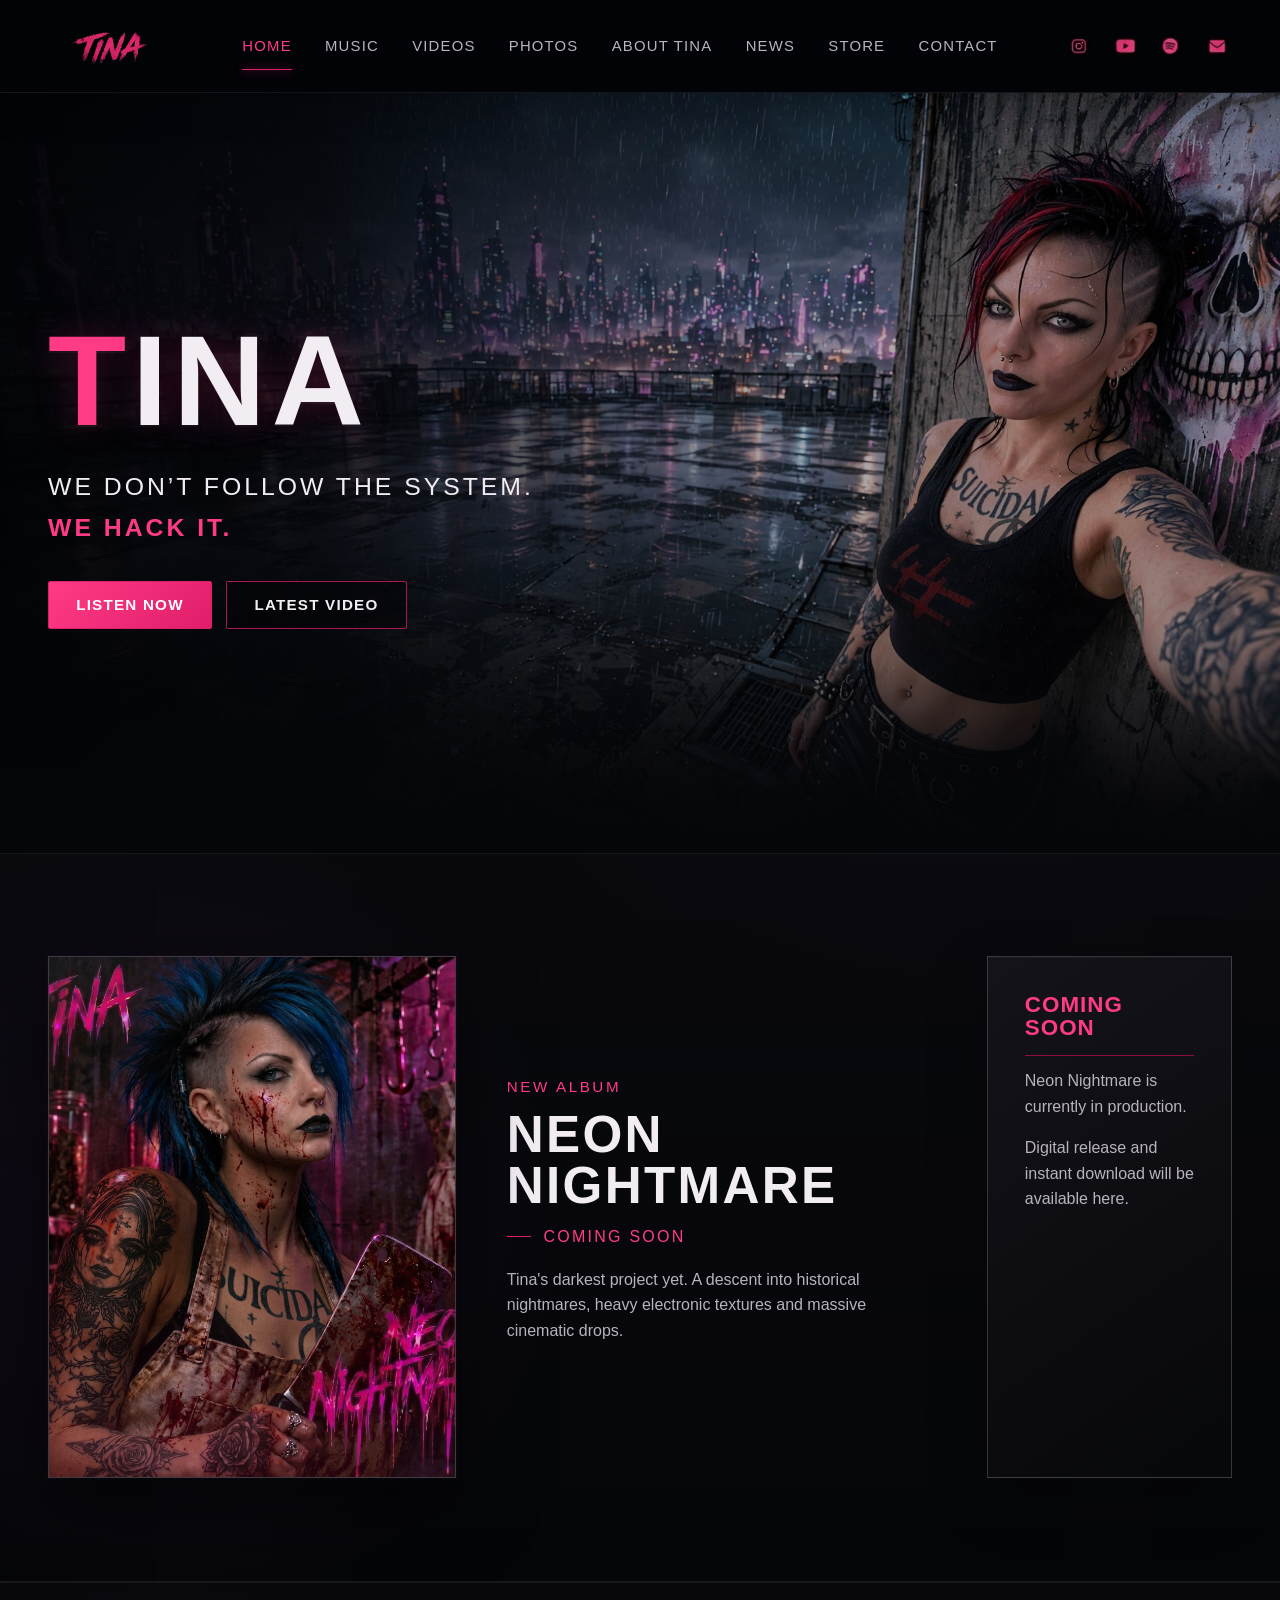
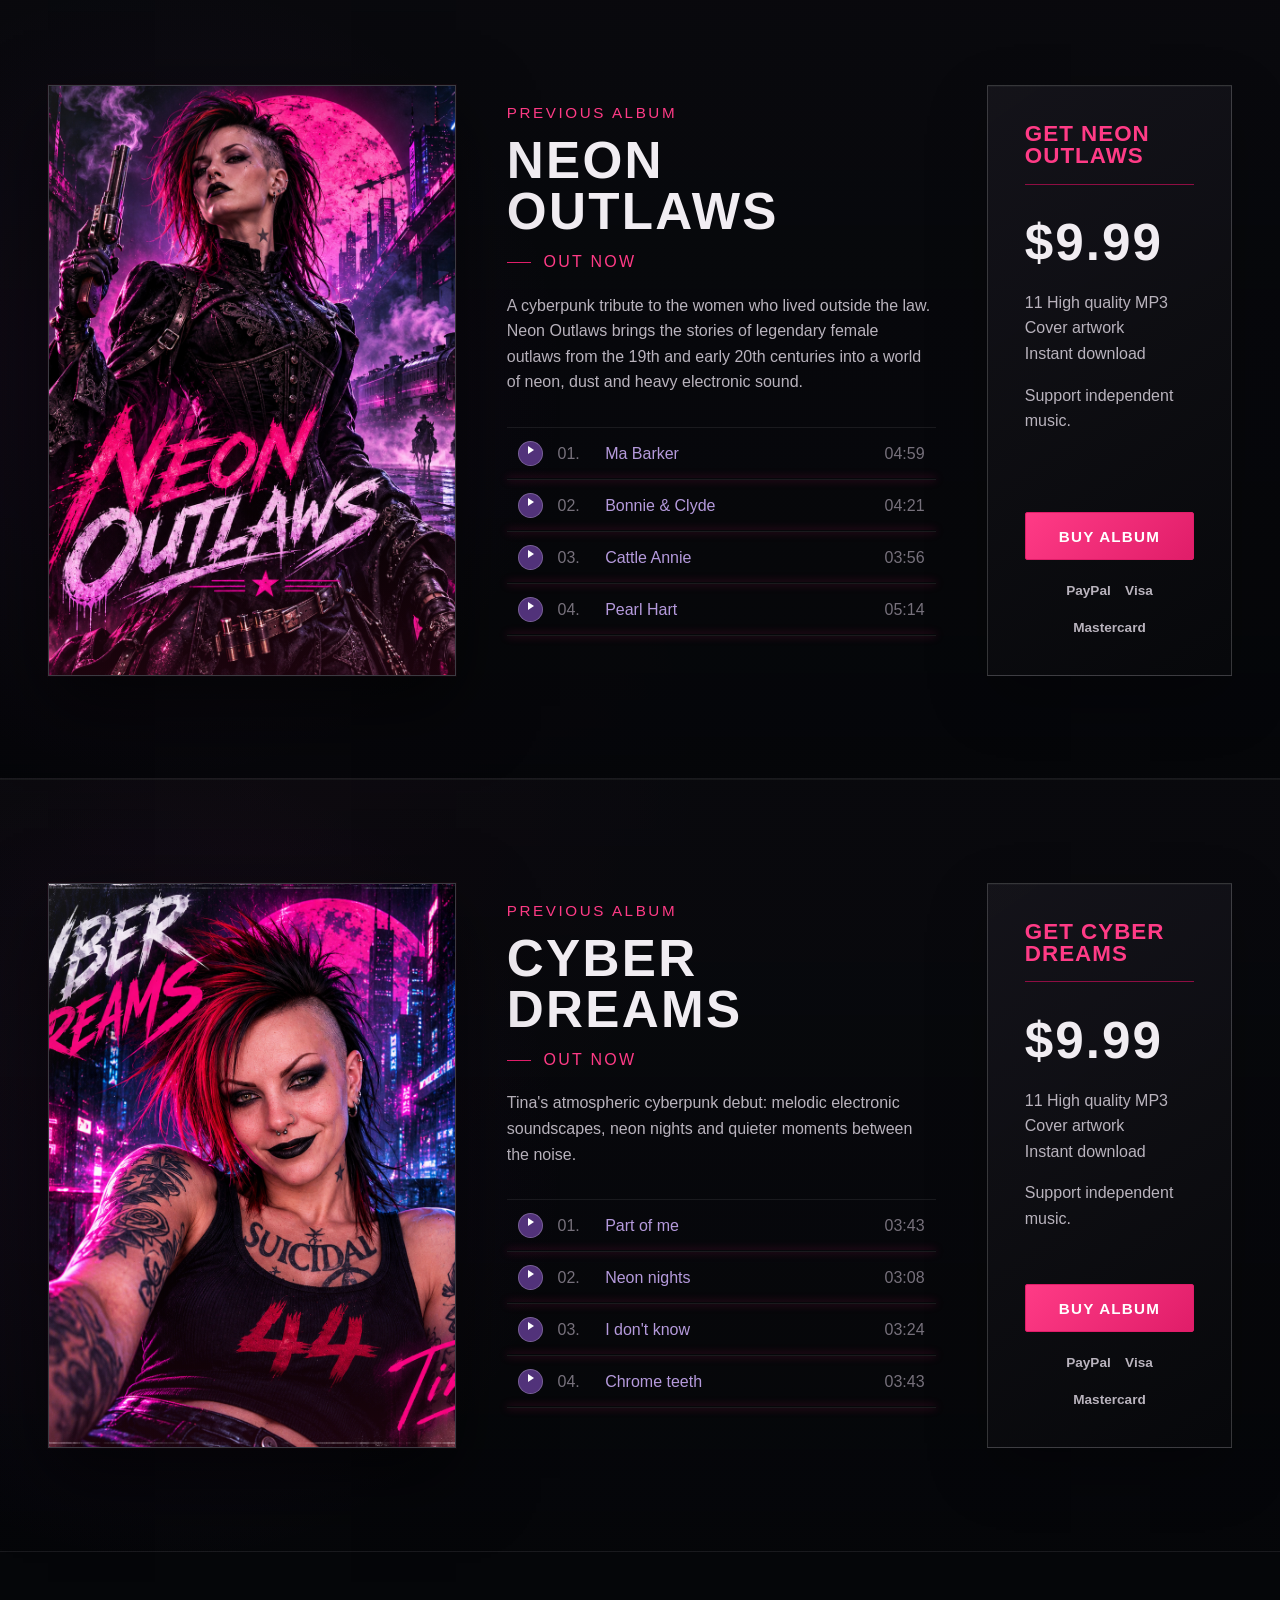
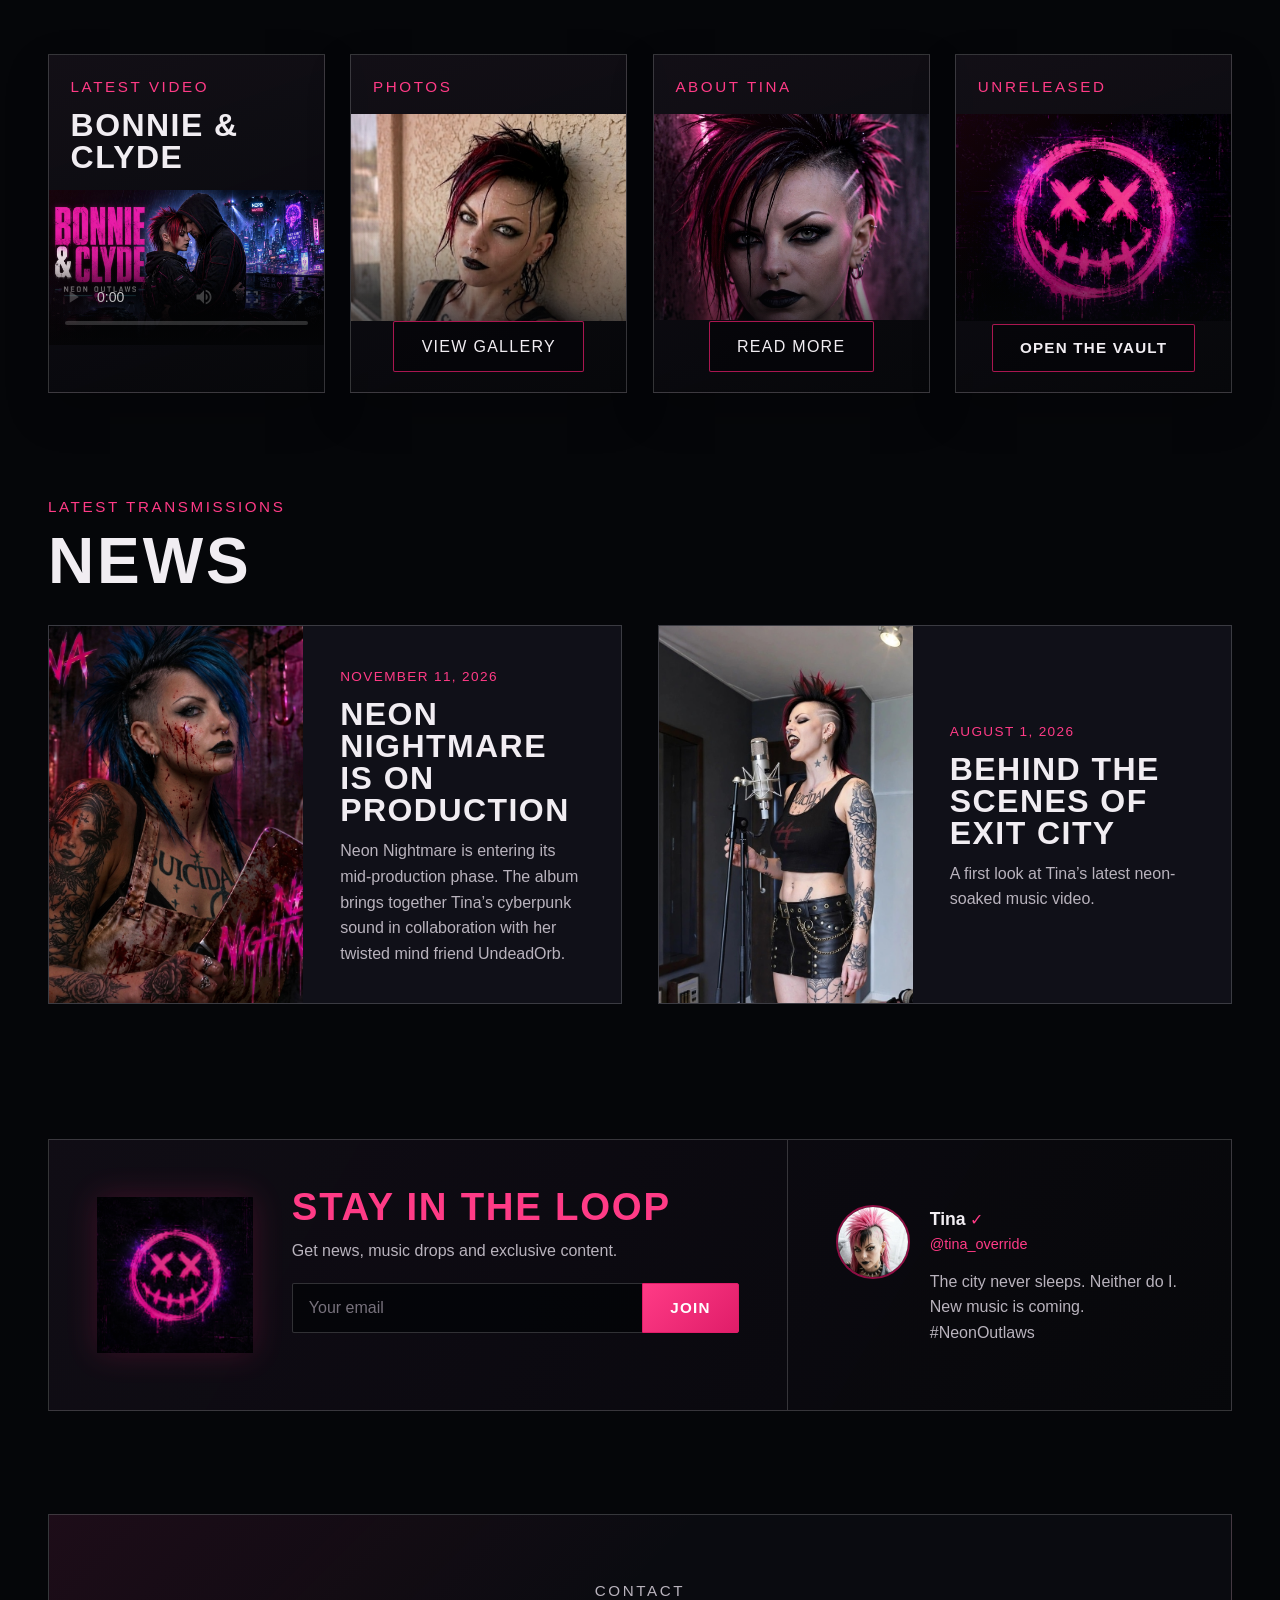
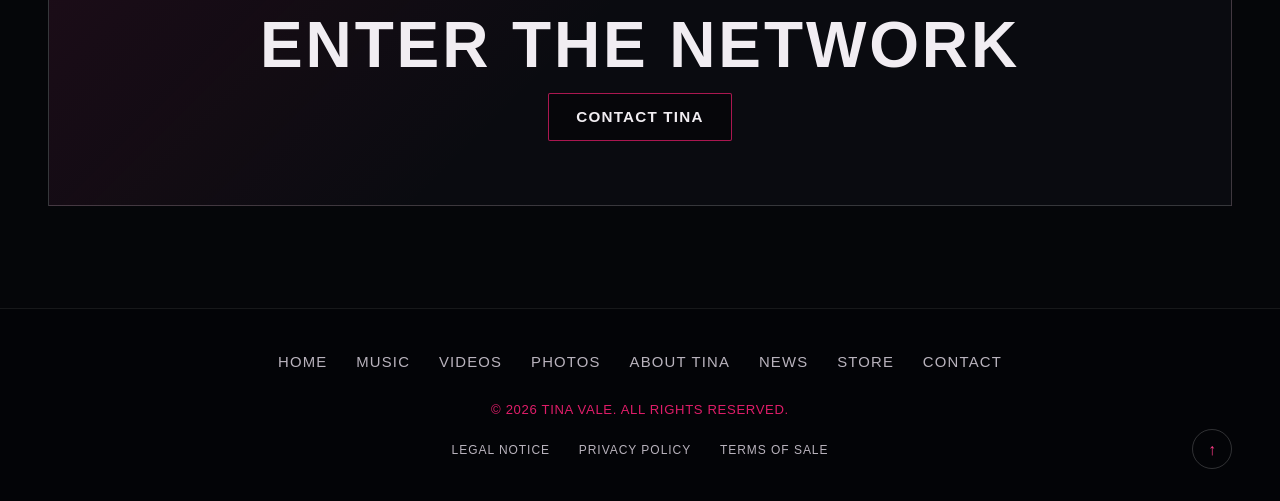
<file: index.html>
<!DOCTYPE html>
<html lang="en">
<head>
    <meta charset="UTF-8">
    <meta name="viewport" content="width=device-width, initial-scale=1.0">

    <title>Tina Vale</title>
    <meta
        name="description"
        content="Official website of Tina. Discover the cyberpunk album Neon Outlaws, music videos, photos, news and exclusive releases."
    >

    <link rel="icon" href="assets/images/favicon.png" type="image/png">
    <link rel="stylesheet" href="assets/css/style.css">

    <!-- Social sharing metadata -->
    <meta property="og:type" content="website">
    <meta property="og:title" content="Tina ">
    <meta
        property="og:description"
        content="Enter Tina's cyberpunk universe and discover the album Neon Outlaws."
    >
    <meta property="og:image" content="assets/images/social-preview.jpg">
    <meta property="og:url" content="https://example.com">

    <meta name="twitter:card" content="summary_large_image">
</head>

<body>
    <a class="skip-link" href="#main-content">Skip to main content</a>

    <header class="site-header" id="top">
        <div class="site-header__inner">
            <a class="site-logo" href="#home" aria-label="Tina — Home">
                <img
                    src="assets/images/logo-tina.png"
                    alt="Tina"
                    width="150"
                    height="70"
                >
            </a>

            <button
                class="navigation-toggle"
                type="button"
                aria-expanded="false"
                aria-controls="main-navigation"
                aria-label="Open navigation"
            >
                <span aria-hidden="true"></span>
                <span aria-hidden="true"></span>
                <span aria-hidden="true"></span>
            </button>

            <nav
                class="main-navigation"
                id="main-navigation"
                aria-label="Main navigation"
            >
                <ul class="main-navigation__list">
                    <li><a href="#home" aria-current="page">Home</a></li>
                    <li><a href="#music">Music</a></li>
                    <li><a href="#videos">Videos</a></li>
                    <li><a href="#photos">Photos</a></li>
                    <li><a href="#about">About Tina</a></li>
                    <li><a href="#news">News</a></li>
                    <li><a href="#store">Store</a></li>
                    <li><a href="#contact">Contact</a></li>
                </ul>
            </nav>

            <nav class="social-navigation" aria-label="Social media">
    <ul class="social-navigation__list">
        <li>
            <a
                href="https://www.instagram.com/tina_override/"
                aria-label="Instagram — @tina_override"
                target="_blank"
                rel="noopener noreferrer"
            >
                <img
                    src="assets/images/icons/instaTina.jpg"
                    alt=""
                    width="24"
                    height="24"
                >
            </a>
        </li>

        <li>
            <a
                href="https://www.youtube.com/@Tina-Vale666"
                aria-label="YouTube — @Tina-Vale666"
                target="_blank"
                rel="noopener noreferrer"
            >
                <img
                    src="assets/images/icons/youtubeTina.jpg"
                    alt=""
                    width="24"
                    height="24"
                >
            </a>
        </li>

        <li>
            <a
                href="#"
                aria-label="Spotify"
                target="_blank"
                rel="noopener noreferrer"
            >
                <img
                    src="assets/images/icons/spotifyTina.jpg"
                    alt=""
                    width="24"
                    height="24"
                >
            </a>
        </li>

  <li>
    <a href="mailto:xxtinavalexx@hotmail.com" aria-label="Contact Tina">
        <img
            src="assets/images/icons/emailTina.jpg"
            alt=""
            width="24"
            height="24"
        >
    </a>
</li>
    </ul>
</nav>
        </div>
    </header>

    <main id="main-content">
        <!-- Hero -->
        <section class="hero" id="home" aria-labelledby="hero-title">
            <div class="hero__media" aria-hidden="true">
                <picture>
                    <source
                        srcset="assets/images/hero-tina.png"
                        type="image/webp"
                    >
                    <img
                        src="assets/images/hero-tina.png"
                        alt=""
                        width="1920"
                        height="1080"
                    >
                </picture>
            </div>

            <div class="hero__content">
               

                <h1 class="hero__title" id="hero-title">
                    Tina
                </h1>

                <p class="hero__tagline">
                    We don’t follow the system.<br>
                    <strong>We hack it.</strong>
                </p>

                <div class="hero__actions">
                    <a class="button button--primary" href="#music">
                        Listen now
                    </a>

                    <a class="button button--secondary" href="#videos">
                        Latest video
                    </a>
                </div>
            </div>
        </section>

        <!-- Music / Discography -->
        <section class="album-section" id="music" aria-labelledby="album-title">
            <div class="album-section__inner">
                <figure class="album-cover">
                    <img
                        src="assets/images/NeonNightmareTina_Cover.jpg"
                        alt="Neon Nightmare album cover by Tina"
                        width="800"
                        height="800"
                    >
                </figure>

                <div class="album-details">
                    <p class="eyebrow">New album</p>
                    <h2 id="album-title">Neon Nightmare</h2>
                    <p class="album-details__status">Coming soon</p>

                    <p class="album-details__description">
                        Tina's darkest project yet. A descent into historical nightmares,
                        heavy electronic textures and massive cinematic drops.
                    </p>
                </div>

                <aside class="purchase-card" aria-labelledby="neon-nightmare-store-title">
                    <h3 id="neon-nightmare-store-title">Coming soon</h3>
                    <p>Neon Nightmare is currently in production.</p>
                    <p>Digital release and instant download will be available here.</p>
                </aside>
            </div>
        </section>

        <section class="album-section discography-album" aria-labelledby="neon-outlaws-title">
            <div class="album-section__inner">
                <figure class="album-cover">
                    <img
                        src="assets/images/Neon_outlaws_image.png"
                        alt="Neon Outlaws album cover by Tina"
                        width="800"
                        height="800"
                    >
                </figure>

                <div class="album-details">
                    <p class="eyebrow">Previous album</p>
                    <h2 id="neon-outlaws-title">Neon Outlaws</h2>
                    <p class="album-details__status">Out now</p>

                    <p class="album-details__description">
                        A cyberpunk tribute to the women who lived outside the law. Neon Outlaws brings the stories of legendary female outlaws from the 19th and early 20th centuries into a world of neon, dust and heavy electronic sound.
                    </p>

                    <ol class="track-list" aria-label="Featured Neon Outlaws tracks">
                        <li class="track" data-track-id="ma-barker">
                            <button class="track__play" type="button" aria-label="Play Ma Barker">Play</button>
                            <span class="track__number">01.</span>
                            <span class="track__title">Ma Barker</span>
                            <time class="track__duration">04:59</time>
                            <audio preload="none"><source src="assets/audio/Ma_official.mp3" type="audio/mpeg"></audio>
                        </li>
                        <li class="track" data-track-id="bonnie-and-clyde">
                            <button class="track__play" type="button" aria-label="Play Bonnie and Clyde">Play</button>
                            <span class="track__number">02.</span>
                            <span class="track__title">Bonnie &amp; Clyde</span>
                            <time class="track__duration">04:21</time>
                            <audio preload="none"><source src="assets/audio/bcofficial.mp3" type="audio/mpeg"></audio>
                        </li>
                        <li class="track" data-track-id="cattle_annie">
                            <button class="track__play" type="button" aria-label="Play Cattle Annie">Play</button>
                            <span class="track__number">03.</span>
                            <span class="track__title">Cattle Annie</span>
                            <time class="track__duration">03:56</time>
                            <audio preload="none"><source src="assets/audio/Annie.mp3" type="audio/mpeg"></audio>
                        </li>
                        <li class="track" data-track-id="pearl-hart">
                            <button class="track__play" type="button" aria-label="Play Pearl Hart">Play</button>
                            <span class="track__number">04.</span>
                            <span class="track__title">Pearl Hart</span>
                            <time class="track__duration">05:14</time>
                            <audio preload="none"><source src="assets/audio/Pearl_Hart_official.mp3" type="audio/mpeg"></audio>
                        </li>
                    </ol>
                </div>

                <aside class="purchase-card" id="store" aria-labelledby="neon-outlaws-store-title">
                    <h3 id="neon-outlaws-store-title">Get Neon Outlaws</h3>
                    <p class="purchase-card__price"><span class="visually-hidden">Price:</span>$9.99</p>
                    <p>11 High quality MP3<br>Cover artwork<br>Instant download</p>
                    <p>Support independent music.</p>
                    <button class="button button--primary purchase-button" type="button"
                        data-product-id="neon-outlaws-digital">Buy album</button>
                    <ul class="payment-methods" aria-label="Future accepted payment methods">
                        <li>PayPal</li><li>Visa</li><li>Mastercard</li>
                    </ul>
                </aside>
            </div>
        </section>

        <section class="album-section discography-album" aria-labelledby="cyber-dreams-title">
            <div class="album-section__inner">
                <figure class="album-cover">
                    <img
                        src="assets/images/cyberdreams.png"
                        alt="Cyber Dreams album cover by Tina"
                        width="800"
                        height="800"
                    >
                </figure>

                <div class="album-details">
                    <p class="eyebrow">Previous album</p>
                    <h2 id="cyber-dreams-title">Cyber Dreams</h2>
                    <p class="album-details__status">Out now</p>

                    <p class="album-details__description">
                        Tina's atmospheric cyberpunk debut: melodic electronic soundscapes,
                        neon nights and quieter moments between the noise.
                    </p>

                    <ol class="track-list" aria-label="Featured Cyber Dreams tracks">
                        <li class="track" data-track-id="cyber-dreams-track-1">
                            <button class="track__play" type="button" aria-label="Play Part of me">Play</button>
                            <span class="track__number">01.</span>
                            <span class="track__title">Part of me</span>
                            <time class="track__duration">03:43</time>
                            <audio preload="none"><source src="assets/audio/Part_of_me.mp3" type="audio/mpeg"></audio>
                        </li>
                        <li class="track" data-track-id="cyber-dreams-track-2">
                            <button class="track__play" type="button" aria-label="Play Neon nights">Play</button>
                            <span class="track__number">02.</span>
                            <span class="track__title">Neon nights</span>
                            <time class="track__duration">03:08</time>
                            <audio preload="none"><source src="assets/audio/Neon_nights.mp3" type="audio/mpeg"></audio>
                        </li>
                        <li class="track" data-track-id="cyber-dreams-track-3">
                            <button class="track__play" type="button" aria-label="Play I don't know">Play</button>
                            <span class="track__number">03.</span>
                            <span class="track__title">I don't know</span>
                            <time class="track__duration">03:24</time>
                            <audio preload="none"><source src="assets/audio/I_dont_know.mp3" type="audio/mpeg"></audio>
                        </li>
                        <li class="track" data-track-id="cyber-dreams-track-4">
                            <button class="track__play" type="button" aria-label="Play Chrome teeth">Play</button>
                            <span class="track__number">04.</span>
                            <span class="track__title">Chrome teeth</span>
                            <time class="track__duration">03:43</time>
                            <audio preload="none"><source src="assets/audio/Chrome_teeth.mp3" type="audio/mpeg"></audio>
                        </li>
                    </ol>
                </div>

                <aside class="purchase-card" aria-labelledby="cyber-dreams-store-title">
                    <h3 id="cyber-dreams-store-title">Get Cyber Dreams</h3>
                    <p class="purchase-card__price"><span class="visually-hidden">Price:</span>$9.99</p>
                    <p>11 High quality MP3<br>Cover artwork<br>Instant download</p>
                    <p>Support independent music.</p>
                    <button class="button button--primary purchase-button" type="button"
                        data-product-id="cyber-dreams-digital">Buy album</button>
                    <ul class="payment-methods" aria-label="Future accepted payment methods">
                        <li>PayPal</li><li>Visa</li><li>Mastercard</li>
                    </ul>
                </aside>
            </div>
        </section>

        <!-- Featured content -->
        <section
            class="featured-content"
            aria-labelledby="featured-content-title"
        >
            <h2 class="visually-hidden" id="featured-content-title">
                Discover Tina
            </h2>

            <div class="card-grid">
               <article class="content-card content-card--video" id="videos">
    <p class="eyebrow">Latest video</p>
    <h3>Bonnie & Clyde</h3>

    <div class="content-card__media local-video">
        <video
            controls
            preload="metadata"
            poster="assets/images/Bonnie_clyde.jpg"
        >
          
                <source src="https://cdn.jumpshare.com/preview/OT08duRthA_0AL9iwbDsxbWtut7c-Fd1zvTrK1BocKAXL4SKARrsG3Wi8PfBSkWRRkHnK6tKoReu9NgMCwh_z0liXMwqwCZIfydvUmoymjpUQ26DtCK7QsoeK7U5PfH4PNhnmaOxspzbrKyayM7TUXij_tnfEaukEkHZNO2k4w0-4h3unfsVFOq8J.mp4">
               
        
            Your browser does not support HTML5 video.
        </video>
    </div>
</article>

                <article class="content-card" id="photos">
                    <p class="eyebrow">Photos</p>
                    <h3 class="visually-hidden">Photo gallery</h3>

                    <button class="content-card__media gallery-trigger" type="button" aria-haspopup="dialog" aria-controls="photo-gallery-modal">
                        <img
                            src="assets/images/gallery/gallery-01.jpg"
                            alt="Tina — After a recording session"
                            width="800"
                            height="600"
                            loading="lazy"
                        >
                    </button>

                    <button class="button button--secondary gallery-trigger" type="button" aria-haspopup="dialog" aria-controls="photo-gallery-modal">
                        View gallery
                    </button>
                </article>

                <article class="content-card" id="about">
                    <p class="eyebrow">About Tina</p>
                    <h3 class="visually-hidden">Tina's story</h3>

                    <button class="content-card__media about-trigger" type="button" aria-haspopup="dialog" aria-controls="about-tina-modal">
                        <img
                            src="assets/images/cyberpunk_portrait_neon.jpg"
                            alt="Portrait of Tina"
                            width="800"
                            height="600"
                            loading="lazy"
                        >
                    </button>

                    <button class="button button--secondary about-trigger" type="button" aria-haspopup="dialog" aria-controls="about-tina-modal">
                        Read more
                    </button>
                </article>

                <article class="content-card" id="unreleased">
                    <p class="eyebrow">Unreleased</p>
                    <h3 class="visually-hidden">Unreleased songs</h3>

                    <button
                        class="content-card__media unreleased-trigger"
                        type="button"
                        aria-haspopup="dialog"
                        aria-controls="unreleased-modal"
                    >
                        <img
                            src="assets/images/tina-symbol.png"
                            alt="Unreleased songs from Tina"
                            width="800"
                            height="600"
                            loading="lazy"
                        >
                    </button>

                    <button
                        class="button button--secondary unreleased-trigger"
                        type="button"
                        aria-haspopup="dialog"
                        aria-controls="unreleased-modal"
                    >
                        Open the vault
                    </button>
                </article>
            </div>
        </section>

        <!-- News -->
        <section class="news-section" id="news" aria-labelledby="news-title">
            <div class="section-heading">
                <p class="eyebrow">Latest transmissions</p>
                <h2 id="news-title">News</h2>
            </div>

            <div class="news-grid">
                <article class="news-card">
                    <button
                        class="news-card__trigger news-trigger"
                        type="button"
                        data-news-target="neon-outlaws"
                        aria-haspopup="dialog"
                        aria-controls="news-modal"
                    >
                        <img
                            src="assets/images/NeonNightmareTina_Cover.jpg"
                            alt=""
                            width="900"
                            height="600"
                            loading="lazy"
                        >

                        <div class="news-card__content">
                            <time datetime="2026-11-21">November 11, 2026</time>
                            <h3>Neon Nightmare is on production</h3>
                            <p>
                                 Neon Nightmare is entering its mid-production phase.
                                The album brings together Tina’s cyberpunk sound in collaboration with her twisted mind friend UndeadOrb.
                            </p>
                        </div>
                    </button>
                </article>

                <article class="news-card">
                    <button
                        class="news-card__trigger news-trigger"
                        type="button"
                        data-news-target="exit-city"
                        aria-haspopup="dialog"
                        aria-controls="news-modal"
                    >
                        <img
                            src="assets/images/Tina_sing.jpg"
                            alt=""
                            width="900"
                            height="600"
                            loading="lazy"
                        >

                        <div class="news-card__content">
                            <time datetime="2026-08-01">August 1, 2026</time>
                            <h3>Behind the scenes of Exit City</h3>
                            <p>
                                A first look at Tina’s latest neon-soaked
                                music video.
                            </p>
                        </div>
                    </button>
                </article>
            </div>
        </section>

        <!-- Newsletter and social post -->
        <section
            class="community-section"
            aria-labelledby="community-title"
        >
            <div class="newsletter">
                <img
                    class="newsletter__symbol"
                    src="assets/images/tina-symbol.png"
                    alt=""
                    width="220"
                    height="220"
                    loading="lazy"
                >

                <div class="newsletter__content">
                    <h2 id="community-title">Stay in the loop</h2>

                    <p>
                        Get news, music drops and exclusive content.
                    </p>

                    <form
                        class="newsletter-form"
                        action="#"
                        method="post"
                    >
                        <label class="visually-hidden" for="newsletter-email">
                            Email address
                        </label>

                        <input
                            id="newsletter-email"
                            name="email"
                            type="email"
                            autocomplete="email"
                            placeholder="Your email"
                            required
                        >

                        <button class="button button--primary" type="submit">
                            Join
                        </button>
                    </form>

                    <p class="form-message" aria-live="polite"></p>
                </div>
            </div>

            <article class="social-post" aria-label="Latest post from Tina">
    <img
        class="social-post__avatar"
        src="assets/images/gallery/gallery-05.jpg"
        alt=""
        width="120"
        height="120"
        loading="lazy"
    >

    <div class="social-post__content">
        <header>
            <strong>Tina</strong>
            <span aria-label="Official account">✓</span>
            <p>
    <a
        href="https://www.instagram.com/tina_override/"
        target="_blank"
        rel="noopener noreferrer"
    >
        @tina_override
    </a>
</p>
        </header>

        <p>
            The city never sleeps. Neither do I.<br>
            New music is coming.<br>
            <span class="social-hashtag">#NeonOutlaws</span>
        </p>
    </div>
</article>
        </section>

    <!-- Contact -->
<section class="contact-section" id="contact" aria-labelledby="contact-title">
    <div class="section-heading">
        <p class="eyebrow">Contact</p>
        <h2 id="contact-title">Enter the network</h2>
    </div>

    <a class="button button--secondary" href="mailto:xxtinavalexx@hotmail.com">
        Contact Tina
    </a>
</section>

        <div class="gallery-modal" id="photo-gallery-modal" role="dialog" aria-modal="true" aria-labelledby="gallery-modal-title" aria-hidden="true">
            <div class="gallery-modal__backdrop" data-gallery-close></div>
            <div class="gallery-modal__dialog">
                <header class="gallery-modal__header">
                    <div><p class="eyebrow">Photos</p><h2 id="gallery-modal-title">Tina Gallery</h2></div>
                    <button class="gallery-modal__close" type="button" aria-label="Close gallery" data-gallery-close>×</button>
                </header>
                <div class="gallery-viewer">
                    <button class="gallery-viewer__arrow gallery-viewer__arrow--previous" type="button" aria-label="Previous photo" data-gallery-previous>‹</button>
                    <figure class="gallery-viewer__figure">
                        <img class="gallery-viewer__image" src="assets/images/gallery/gallery-01.jpg" alt="Tina after a recording session" width="1400" height="900">
                        <figcaption class="gallery-viewer__caption"><span data-gallery-caption>Tina — After a recording session</span><span class="gallery-viewer__counter" data-gallery-counter>1 / 6</span></figcaption>
                    </figure>
                    <button class="gallery-viewer__arrow gallery-viewer__arrow--next" type="button" aria-label="Next photo" data-gallery-next>›</button>
                </div>
                <div class="gallery-thumbnails" aria-label="Choose a photo">
                    <button class="gallery-thumbnail is-active" type="button" data-gallery-index="0" aria-label="View photo 1" aria-current="true"><img src="assets/images/gallery/gallery-01.jpg" alt="Tina after a recording session" width="240" height="160" loading="lazy"></button>
                    <button class="gallery-thumbnail" type="button" data-gallery-index="1" aria-label="View photo 2"><img src="assets/images/gallery/gallery-02.jpg" alt="Tina is eating an ice cream in her friend's yard" width="240" height="160" loading="lazy"></button>
                    <button class="gallery-thumbnail" type="button" data-gallery-index="2" aria-label="View photo 3"><img src="assets/images/gallery/gallery-03.jpg" alt="Tina as a vampire" width="240" height="160" loading="lazy"></button>
                    <button class="gallery-thumbnail" type="button" data-gallery-index="3" aria-label="View photo 4"><img src="assets/images/gallery/gallery-04.jpg" alt="Tina nun cosplay" width="240" height="160" loading="lazy"></button>
                    <button class="gallery-thumbnail" type="button" data-gallery-index="4" aria-label="View photo 5"><img src="assets/images/gallery/gallery-05.jpg" alt="Tina younger" width="240" height="160" loading="lazy"></button>
                    <button class="gallery-thumbnail" type="button" data-gallery-index="5" aria-label="View photo 6"><img src="assets/images/gallery/gallery-06.jpg" alt="Tina watches TV" width="240" height="160" loading="lazy"></button>
                </div>
            </div>
        </div>





        <!-- Unreleased songs modal -->
        <div
            class="faq-modal"
            id="unreleased-modal"
            role="dialog"
            aria-modal="true"
            aria-labelledby="unreleased-modal-title"
            aria-hidden="true"
        >
            <div class="faq-modal__backdrop" data-unreleased-close></div>

            <div class="faq-modal__dialog">
                <header class="faq-modal__header">
                    <div>
                        <p class="eyebrow">From the vault</p>
                        <h2 id="unreleased-modal-title">Unreleased</h2>
                    </div>

                    <button
                        class="faq-modal__close"
                        type="button"
                        aria-label="Close unreleased songs"
                        data-unreleased-close
                    >
                        ×
                    </button>
                </header>

                <div class="faq-modal__content">
                    <div class="album-details" style="width: 100%;">
                        <p class="album-details__description">
                            Songs, experiments and forgotten tracks that never received
                            an official album release.
                        </p>

                        <ol class="track-list" aria-label="Unreleased Tina songs">
                            <!--
                                Add unreleased tracks here using the same structure
                                as the album tracks. Example:

                            <li class="track" data-track-id="unreleased-example">
                                <button
                                    class="track__play"
                                    type="button"
                                    aria-label="Play Example"
                                >
                                    Play
                                </button>
                                <span class="track__number">01.</span>
                                <span class="track__title">Example</span>
                                <time class="track__duration">00:00</time>
                                <audio preload="none">
                                    <source
                                        src="assets/audio/example.mp3"
                                        type="audio/mpeg"
                                    >
                                </audio>
                            </li>
                            -->
                        </ol>
                    </div>
                </div>
            </div>
        </div>


        <!-- News modal -->
        <div
            class="news-modal"
            id="news-modal"
            role="dialog"
            aria-modal="true"
            aria-labelledby="news-modal-title"
            aria-hidden="true"
        >
            <div class="news-modal__backdrop" data-news-close></div>

            <div class="news-modal__dialog">
                <header class="news-modal__header">
                    <div>
                        <p class="eyebrow">Latest transmission</p>
                        <h2 id="news-modal-title">News</h2>
                    </div>

                    <button
                        class="news-modal__close"
                        type="button"
                        aria-label="Close news"
                        data-news-close
                    >
                        ×
                    </button>
                </header>

                <div class="news-modal__content">
                    <article class="news-modal__article" data-news-article="neon-outlaws" hidden>
                        <figure class="news-modal__media">
                            <img
                                src="assets/images/NeonNightmareTina_Cover.jpg"
                                alt="NeonNightmareTina_Cover"
                                width="900"
                                height="900"
                                loading="lazy"
                            >
                        </figure>

                        <div class="news-modal__copy">
                            <time datetime="2026-11-12">November 11, 2026</time>
                            <h3>Neon Nightmare is in production</h3>
                            <p>
                                Neon Nightmare is entering its mid-production phase.
                                The album brings together Tina’s cyberpunk sound in collaboration with her twisted mind friend UndeadOrb.
                            </p>
                            <p>
                                Final mixes and visual work are now being prepared.
                                More details and release information will be shared
                                here as the project gets closer to launch.
                            </p>
                        </div>
                    </article>

                    <article class="news-modal__article" data-news-article="exit-city" hidden>
                        <figure class="news-modal__media">
                            <img
                                src="assets/images/Tina_sing.jpg"
                                alt="Tina during a recording session"
                                width="900"
                                height="900"
                                loading="lazy"
                            >
                        </figure>

                        <div class="news-modal__copy">
                            <time datetime="2026-08-01">August 1, 2026</time>
                            <h3>Behind the scenes of Exit City</h3>
                            <p>
                                A first look behind the scenes of Exit City, a
                                neon-soaked music video built around dark electronic
                                textures and a cinematic cyberpunk atmosphere.
                            </p>
                            <p>
                                More material from the project and future videos will
                                be added to the site as production continues.
                            </p>
                        </div>
                    </article>
                </div>
            </div>
        </div>

        <!-- About Tina / FAQ modal -->
        <div
            class="faq-modal"
            id="about-tina-modal"
            role="dialog"
            aria-modal="true"
            aria-labelledby="faq-modal-title"
            aria-hidden="true"
        >
            <div class="faq-modal__backdrop" data-faq-close></div>

            <div class="faq-modal__dialog">
                <header class="faq-modal__header">
                    <div>
                        <p class="eyebrow">About Tina</p>
                        <h2 id="faq-modal-title">Ask Tina</h2>
                    </div>

                    <button
                        class="faq-modal__close"
                        type="button"
                        aria-label="Close About Tina"
                        data-faq-close
                    >
                        ×
                    </button>
                </header>

                <div class="faq-modal__content">
                    <aside class="faq-profile">
                        <img
                            src="assets/images/cyberpunk_portrait_neon.jpg"
                            alt="Portrait of Tina Vale"
                            width="700"
                            height="900"
                            loading="lazy"
                        >

                        <div class="faq-profile__text">
                            <p class="eyebrow">Tina Vale</p>
                            <p>
                                My real name is Christina, but everyone calls me Tina.
                            </p>
                        </div>
                    </aside>

                    <div class="faq-list">
                        <article class="faq-item is-open">
                            <h3>
                                <button
                                    class="faq-question"
                                    type="button"
                                    aria-expanded="true"
                                    aria-controls="faq-answer-1"
                                >
                                    Who is Tina Vale?
                                    <span aria-hidden="true"></span>
                                </button>
                            </h3>
                            <div class="faq-answer" id="faq-answer-1">
                                <p>
                                     My real name is Christina, but everyone calls me Tina. I’m 26 years old. I’m passionate about cyberpunk, metal and electronic music. I’ve been singing since childhood, and over time, I started blending all those influences to create a universe of my own, something dark, rebellious, but also deeply personal.
                                </p>
                            </div>
                        </article>

                        <article class="faq-item">
                            <h3>
                                <button
                                    class="faq-question"
                                    type="button"
                                    aria-expanded="false"
                                    aria-controls="faq-answer-2"
                                >
                                    When did you start making music?
                                    <span aria-hidden="true"></span>
                                </button>
                            </h3>
                            <div class="faq-answer" id="faq-answer-2" hidden>
                                <p>
                                   I started singing when I was about five years old. A little later, I learned to play the piano and picked up some guitar as well. During my teenage years, I became increasingly interested in synthesizers and electronic sounds, while continuing to develop my voice. Singing has always remained at the heart of everything I do.
                                </p>
                            </div>
                        </article>

                        <article class="faq-item">
                            <h3>
                                <button
                                    class="faq-question"
                                    type="button"
                                    aria-expanded="false"
                                    aria-controls="faq-answer-3"
                                >
                                    What do you enjoy doing outside of music?
                                    <span aria-hidden="true"></span>
                                </button>
                            </h3>
                            <div class="faq-answer" id="faq-answer-3" hidden>
                                <p>
                                    Outside of music, I love working with electronics, spending time in the garden and learning how things work. I also enjoy quieter moments, especially when I visit a friend and spend time with his two cats, Caramel and Lisa. They have very different personalities, but they always make me slow down for a while.
                                </p>
                            </div>
                        </article>

                        <article class="faq-item">
                            <h3>
                                <button
                                    class="faq-question"
                                    type="button"
                                    aria-expanded="false"
                                    aria-controls="faq-answer-4"
                                >
                                    Why do you change your hairstyle so often?
                                    <span aria-hidden="true"></span>
                                </button>
                            </h3>
                            <div class="faq-answer" id="faq-answer-4" hidden>
                                <p>
                                    I’ve always loved cyberpunk hairstyles and experimenting with my appearance. One of my closest friends is a hairdresser, so I regularly ask her to completely change my look, different colors, long hair, short cuts, mohawks, anything that feels right at the time. I usually like having the sides shaved, but I never want to keep the same style for too long.
                                </p>
                            </div>
                        </article>

                        <article class="faq-item">
                            <h3>
                                <button
                                    class="faq-question"
                                    type="button"
                                    aria-expanded="false"
                                    aria-controls="faq-answer-5"
                                >
                                    Why aren’t you on more social media platforms?
                                    <span aria-hidden="true"></span>
                                </button>
                            </h3>
                            <div class="faq-answer" id="faq-answer-5" hidden>
                                <p>
                                    I’ve never been particularly comfortable with social media, and I don’t feel the need to be everywhere. I only use Instagram and my official website. If you find an account using my name or images on another platform, it isn’t me. I prefer keeping things simple and sharing only when I actually have something to say.
                                </p>
                            </div>
                        </article>

                        <article class="faq-item">
                            <h3>
                                <button
                                    class="faq-question"
                                    type="button"
                                    aria-expanded="false"
                                    aria-controls="faq-answer-6"
                                >
                                    Can I contact Tina?
                                    <span aria-hidden="true"></span>
                                </button>
                            </h3>
                            <div class="faq-answer" id="faq-answer-6" hidden>
                                <p>
                                    Yes. Use the contact button at the bottom of
                                    the website to send me a message.
                                </p>
                            </div>
                        </article>
                    </div>
                </div>
            </div>
        </div>

    </main>

    <footer class="site-footer">
        <nav class="footer-navigation" aria-label="Footer navigation">
            <ul>
                <li><a href="#home">Home</a></li>
                <li><a href="#music">Music</a></li>
                <li><a href="#videos">Videos</a></li>
                <li><a href="#photos">Photos</a></li>
                <li><a href="#about">About Tina</a></li>
                <li><a href="#news">News</a></li>
                <li><a href="#store">Store</a></li>
                <li><a href="#contact">Contact</a></li>
            </ul>
        </nav>

        <p>
            © 2026 Tina Vale. All rights reserved.
        </p>

        <nav class="legal-navigation" aria-label="Legal information">
            <ul>
                <li><a href="legal-notice.html">Legal notice</a></li>
                <li><a href="privacy-policy.html">Privacy policy</a></li>
                <li><a href="terms-of-sale.html">Terms of sale</a></li>
            </ul>
        </nav>

        <a class="back-to-top" href="#top" aria-label="Back to top">
            ↑
        </a>
    </footer>

    <script src="assets/js/app.js" defer></script>
</body>
</html>
</file>
<file: assets/css/style.css>
/* =========================================================
   TINA — NEON OUTLAWS
   First visual pass
   ========================================================= */

/* ---------- Design tokens ---------- */

:root {
    --color-bg: #050609;
    --color-bg-soft: #090a0f;
    --color-panel: rgba(12, 12, 17, 0.9);
    --color-panel-soft: rgba(18, 15, 23, 0.82);
    --color-text: #f1edf2;
    --color-text-soft: #b9b3bd;
    --color-text-muted: #77717c;
    --color-accent: #e01d69;
    --color-accent-light: #ff3b86;
    --color-accent-dark: #8e0e43;
    --color-purple: #7b4bb7;
    --color-border: rgba(255, 255, 255, 0.18);
    --color-border-accent: rgba(224, 29, 105, 0.75);
    --color-shadow: rgba(0, 0, 0, 0.55);

    --font-heading: "Arial Narrow", "Roboto Condensed", "Franklin Gothic Condensed",
        Impact, sans-serif;
    --font-body: Inter, Arial, Helvetica, sans-serif;

    --site-width: 1440px;
    --header-height: 92px;
    --section-space: clamp(4rem, 8vw, 8rem);
    --gutter: clamp(1rem, 4vw, 3rem);

    --radius-small: 2px;
    --radius-medium: 5px;

    --transition-fast: 160ms ease;
    --transition-normal: 280ms ease;
}

/* ---------- Reset and base ---------- */

*,
*::before,
*::after {
    box-sizing: border-box;
}

html {
    scroll-behavior: smooth;
    scroll-padding-top: calc(var(--header-height) + 1rem);
}

body {
    margin: 0;
    min-width: 320px;
    overflow-x: hidden;
    background:
        radial-gradient(circle at 75% 10%, rgba(115, 23, 105, 0.1), transparent 32rem),
        radial-gradient(circle at 20% 45%, rgba(224, 29, 105, 0.06), transparent 28rem),
        var(--color-bg);
    color: var(--color-text);
    font-family: var(--font-body);
    font-size: 1rem;
    line-height: 1.6;
    -webkit-font-smoothing: antialiased;
    text-rendering: optimizeLegibility;
}

body::before {
    position: fixed;
    inset: 0;
    z-index: 9999;
    pointer-events: none;
    content: "";
    opacity: 0.025;
    background-image:
        repeating-linear-gradient(
            0deg,
            transparent 0,
            transparent 2px,
            rgba(255, 255, 255, 0.35) 3px
        );
}

img,
picture,
video,
canvas,
svg {
    display: block;
    max-width: 100%;
}

img {
    height: auto;
}

button,
input,
textarea,
select {
    font: inherit;
}

button,
a {
    -webkit-tap-highlight-color: transparent;
}

button {
    border: 0;
}

a {
    color: inherit;
    text-decoration: none;
}

ul,
ol {
    margin: 0;
    padding: 0;
}

li {
    list-style: none;
}

h1,
h2,
h3,
p,
figure {
    margin-top: 0;
}

h1,
h2,
h3 {
    margin-bottom: 0.75rem;
    font-family: var(--font-heading);
    font-weight: 700;
    line-height: 1;
    letter-spacing: 0.045em;
    text-transform: uppercase;
}

h1 {
    font-size: clamp(3.5rem, 10vw, 9rem);
}

h2 {
    font-size: clamp(2.3rem, 5vw, 4.8rem);
}

h3 {
    font-size: clamp(1.4rem, 2.5vw, 2rem);
}

p {
    margin-bottom: 1rem;
}

::selection {
    background: var(--color-accent);
    color: #fff;
}

/* ---------- Helpers ---------- */

.visually-hidden {
    position: absolute !important;
    width: 1px !important;
    height: 1px !important;
    padding: 0 !important;
    overflow: hidden !important;
    clip: rect(0, 0, 0, 0) !important;
    white-space: nowrap !important;
    border: 0 !important;
}

.skip-link {
    position: fixed;
    top: 1rem;
    left: 1rem;
    z-index: 10000;
    padding: 0.75rem 1rem;
    transform: translateY(-160%);
    background: var(--color-accent);
    color: #fff;
    font-weight: 700;
}

.skip-link:focus {
    transform: translateY(0);
}

.eyebrow {
    margin-bottom: 0.6rem;
    color: var(--color-accent-light);
    font-family: var(--font-heading);
    font-size: 0.95rem;
    letter-spacing: 0.17em;
    text-transform: uppercase;
}

.section-heading {
    margin-bottom: 2rem;
}

/* ---------- Buttons ---------- */

.button {
    display: inline-flex;
    min-height: 48px;
    align-items: center;
    justify-content: center;
    gap: 0.6rem;
    padding: 0.75rem 1.7rem;
    border: 1px solid var(--color-border-accent);
    border-radius: var(--radius-small);
    cursor: pointer;
    font-family: var(--font-heading);
    font-size: 0.95rem;
    font-weight: 700;
    letter-spacing: 0.08em;
    line-height: 1;
    text-align: center;
    text-transform: uppercase;
    transition:
        transform var(--transition-fast),
        background-color var(--transition-fast),
        border-color var(--transition-fast),
        box-shadow var(--transition-fast),
        color var(--transition-fast);
}

.button:hover {
    transform: translateY(-2px);
    border-color: var(--color-accent-light);
    box-shadow: 0 10px 30px rgba(224, 29, 105, 0.17);
}

.button:active {
    transform: translateY(0);
}

.button:focus-visible,
a:focus-visible,
button:focus-visible,
input:focus-visible {
    outline: 2px solid var(--color-accent-light);
    outline-offset: 4px;
}

.button--primary {
    border-color: var(--color-accent);
    background:
        linear-gradient(135deg, var(--color-accent-light), var(--color-accent));
    color: #fff;
}

.button--primary:hover {
    background:
        linear-gradient(135deg, #ff5a99, var(--color-accent-light));
}

.button--secondary {
    background: rgba(4, 4, 8, 0.58);
    color: var(--color-text);
}

/* ---------- Header ---------- */

.site-header {
    position: sticky;
    top: 0;
    z-index: 1000;
    min-height: var(--header-height);
    border-bottom: 1px solid rgba(255, 255, 255, 0.07);
    background: rgba(3, 4, 7, 0.88);
    box-shadow: 0 14px 35px rgba(0, 0, 0, 0.22);
    backdrop-filter: blur(18px);
}

.site-header__inner {
    display: grid;
    width: min(100% - (2 * var(--gutter)), var(--site-width));
    min-height: var(--header-height);
    margin-inline: auto;
    grid-template-columns: auto 1fr auto;
    align-items: center;
    gap: clamp(1.5rem, 4vw, 4rem);
}

.site-logo {
    position: relative;
    display: inline-flex;
    align-items: center;
}

.site-logo::after {
    position: absolute;
    right: 5%;
    bottom: 3px;
    left: 5%;
    height: 1px;
    content: "";
    opacity: 0;
    background: var(--color-accent);
    box-shadow: 0 0 12px var(--color-accent);
    transform: scaleX(0);
    transition:
        opacity var(--transition-normal),
        transform var(--transition-normal);
}

.site-logo:hover::after {
    opacity: 1;
    transform: scaleX(1);
}

.site-logo img {
    width: clamp(105px, 10vw, 150px);
    max-height: 66px;
    object-fit: contain;
}

.main-navigation__list,
.social-navigation__list {
    display: flex;
    align-items: center;
}

.main-navigation__list {
    justify-content: center;
    gap: clamp(1rem, 2.6vw, 2.5rem);
}

.main-navigation a,
.footer-navigation a,
.legal-navigation a {
    position: relative;
    color: var(--color-text-soft);
    font-family: var(--font-heading);
    font-size: 0.93rem;
    letter-spacing: 0.08em;
    text-transform: uppercase;
    transition: color var(--transition-fast);
}

.main-navigation a::after {
    position: absolute;
    right: 0;
    bottom: -1rem;
    left: 0;
    height: 1px;
    content: "";
    background: var(--color-accent);
    box-shadow: 0 0 8px var(--color-accent);
    transform: scaleX(0);
    transition: transform var(--transition-fast);
}

.main-navigation a:hover,
.main-navigation a[aria-current="page"],
.footer-navigation a:hover,
.legal-navigation a:hover {
    color: var(--color-accent-light);
}

.main-navigation a:hover::after,
.main-navigation a[aria-current="page"]::after {
    transform: scaleX(1);
}

.social-navigation__list {
    gap: 1rem;
}

.social-navigation a {
    display: grid;
    width: 30px;
    height: 30px;
    place-items: center;
    color: var(--color-accent);
    font-size: 0;
    transition:
        color var(--transition-fast),
        transform var(--transition-fast);
}



.social-navigation a:hover {
    color: var(--color-accent-light);
    transform: translateY(-2px) scale(1.08);
}

.navigation-toggle {
    display: none;
}

/* ---------- Hero ---------- */

.hero {
    position: relative;
    display: grid;
    min-height: min(760px, calc(100svh - var(--header-height)));
    overflow: hidden;
    isolation: isolate;
}

.hero__media {
    position: absolute;
    inset: 0;
    z-index: -3;
}

.hero__media picture,
.hero__media img {
    width: 100%;
    height: 100%;
}

.hero__media img {
    object-fit: cover;
    object-position: center 30%;
}

.hero::before {
    position: absolute;
    inset: 0;
    z-index: -2;
    content: "";
    background:
        linear-gradient(
            90deg,
            rgba(2, 3, 6, 0.98) 0%,
            rgba(3, 4, 8, 0.91) 25%,
            rgba(5, 5, 9, 0.36) 57%,
            rgba(4, 4, 8, 0.12) 100%
        ),
        linear-gradient(
            0deg,
            var(--color-bg) 0%,
            rgba(5, 6, 9, 0.12) 30%,
            transparent 60%
        );
}

.hero::after {
    position: absolute;
    inset: auto 0 0;
    z-index: -1;
    height: 12rem;
    content: "";
    background: linear-gradient(transparent, var(--color-bg));
}

.hero__content {
    width: min(100% - (2 * var(--gutter)), var(--site-width));
    margin: auto;
    padding-block: clamp(5rem, 11vw, 9rem);
}

.hero__content > * {
    max-width: 660px;
}

.hero__artist {
    margin-bottom: -0.3rem;
    color: var(--color-accent);
    font-family: var(--font-heading);
    font-size: clamp(1.5rem, 3vw, 2.5rem);
    font-style: italic;
    font-weight: 800;
    letter-spacing: 0.08em;
    text-transform: uppercase;
}

.hero__title {
    max-width: 800px;
    margin-bottom: 1.4rem;
    color: var(--color-text);
    text-shadow:
        0 2px 0 rgba(255, 255, 255, 0.04),
        0 0 35px rgba(224, 29, 105, 0.24);
}

.hero__title::first-letter {
    color: var(--color-accent-light);
}

.hero__tagline {
    max-width: 540px;
    margin-bottom: 2rem;
    color: var(--color-text);
    font-family: var(--font-heading);
    font-size: clamp(1.1rem, 2vw, 1.55rem);
    letter-spacing: 0.12em;
    line-height: 1.65;
    text-transform: uppercase;
}

.hero__tagline strong {
    color: var(--color-accent-light);
}

.hero__actions {
    display: flex;
    flex-wrap: wrap;
    gap: 0.9rem;
}

/* ---------- Album ---------- */

.album-section {
    position: relative;
    padding: var(--section-space) var(--gutter);
    border-top: 1px solid rgba(255, 255, 255, 0.07);
    border-bottom: 1px solid rgba(255, 255, 255, 0.07);
    background:
        radial-gradient(circle at 13% 50%, rgba(126, 30, 151, 0.09), transparent 25rem),
        linear-gradient(180deg, rgba(11, 11, 16, 0.62), rgba(5, 6, 9, 0.96));
}

.album-section__inner {
    display: grid;
    width: min(100%, var(--site-width));
    margin-inline: auto;
    grid-template-columns: minmax(280px, 0.95fr) minmax(320px, 1fr) minmax(245px, 0.52fr);
    align-items: stretch;
    gap: clamp(2rem, 4vw, 4rem);
}

.album-cover {
    position: relative;
    margin: 0;
    overflow: hidden;
    border: 1px solid var(--color-border);
    background: #0d0d13;
    box-shadow:
        0 30px 70px var(--color-shadow),
        0 0 0 1px rgba(224, 29, 105, 0.05);
}

.album-cover::after {
    position: absolute;
    inset: 0;
    content: "";
    pointer-events: none;
    background:
        linear-gradient(135deg, rgba(255, 255, 255, 0.09), transparent 25%),
        linear-gradient(0deg, rgba(224, 29, 105, 0.12), transparent 40%);
    mix-blend-mode: screen;
}

.album-cover img {
    width: 100%;
    height: 100%;
    min-height: 520px;
    object-fit: cover;
    transition: transform 700ms ease;
}

.album-cover:hover img {
    transform: scale(1.025);
}

.album-details {
    align-self: center;
    padding-block: 1rem;
}

.album-details h2 {
    font-size: clamp(2.2rem, 4vw, 4rem);
}

.album-details__status {
    position: relative;
    margin-bottom: 1.1rem;
    padding-left: 2.3rem;
    color: var(--color-accent-light);
    font-family: var(--font-heading);
    letter-spacing: 0.14em;
    text-transform: uppercase;
}

.album-details__status::before {
    position: absolute;
    top: 50%;
    left: 0;
    width: 1.5rem;
    height: 1px;
    content: "";
    background: var(--color-accent);
}

.album-details__description {
    max-width: 580px;
    color: var(--color-text-soft);
}

.track-list {
    margin-block: 2rem 1.5rem;
    border-top: 1px solid rgba(255, 255, 255, 0.08);
}

.track {
    display: grid;
    min-height: 52px;
    padding: 0.55rem 0.7rem;
    border-bottom: 1px solid rgba(255, 255, 255, 0.08);
    grid-template-columns: 34px 42px minmax(0, 1fr) auto;
    align-items: center;
    gap: 0.35rem;
    color: var(--color-text-soft);
    transition:
        background-color var(--transition-fast),
        color var(--transition-fast),
        padding-left var(--transition-fast);
}

.track:hover {
    padding-left: 1rem;
    background: linear-gradient(
        90deg,
        rgba(224, 29, 105, 0.14),
        rgba(123, 75, 183, 0.04),
        transparent
    );
    color: var(--color-text);
}

.track__play {
    display: grid;
    width: 25px;
    height: 25px;
    padding: 0;
    place-items: center;
    overflow: hidden;
    border: 1px solid rgba(255, 255, 255, 0.22);
    border-radius: 50%;
    background: rgba(123, 75, 183, 0.65);
    color: transparent;
    cursor: pointer;
    font-size: 0;
    transition:
        transform var(--transition-fast),
        background-color var(--transition-fast);
}

.track__play::before {
    margin-left: 2px;
    border-top: 4px solid transparent;
    border-bottom: 4px solid transparent;
    border-left: 6px solid #fff;
    content: "";
}

.track__play:hover {
    background: var(--color-accent);
    transform: scale(1.1);
}

.track__number {
    color: var(--color-text-muted);
    font-variant-numeric: tabular-nums;
}

.track__title {
    overflow: hidden;
    color: #b59adc;
    text-overflow: ellipsis;
    white-space: nowrap;
}

.track__duration {
    color: var(--color-text-muted);
    font-variant-numeric: tabular-nums;
}

.track audio {
    display: none;
}

.purchase-card {
    display: flex;
    min-height: 100%;
    padding: clamp(1.5rem, 3vw, 2.3rem);
    border: 1px solid var(--color-border);
    background:
        linear-gradient(145deg, rgba(21, 20, 26, 0.94), rgba(7, 8, 11, 0.98));
    box-shadow:
        inset 0 1px 0 rgba(255, 255, 255, 0.035),
        0 22px 55px rgba(0, 0, 0, 0.28);
    flex-direction: column;
}

.purchase-card h3 {
    padding-bottom: 1rem;
    border-bottom: 1px solid var(--color-accent-dark);
    color: var(--color-accent-light);
    font-size: 1.4rem;
}

.purchase-card__price {
    margin-block: 0.35rem;
    color: var(--color-text);
    font-family: var(--font-heading);
    font-size: clamp(2.2rem, 4vw, 3.4rem);
    font-weight: 700;
    letter-spacing: 0.04em;
}

.purchase-card p:not(.purchase-card__price) {
    color: var(--color-text-soft);
}

.purchase-button {
    width: 100%;
    margin-top: auto;
}

.payment-methods {
    display: flex;
    margin-top: 1.25rem;
    flex-wrap: wrap;
    justify-content: center;
    gap: 0.9rem;
    color: var(--color-text-soft);
    font-size: 0.85rem;
    font-weight: 700;
}

/* ---------- Featured cards ---------- */

.featured-content,
.news-section,
.community-section,
.contact-section {
    width: min(100% - (2 * var(--gutter)), var(--site-width));
    margin-inline: auto;
}

.featured-content {
    padding-block: var(--section-space);
}

.card-grid {
    display: grid;
    grid-template-columns: repeat(4, minmax(0, 1fr));
    gap: clamp(1rem, 2vw, 1.7rem);
}

.content-card {
    display: flex;
    min-width: 0;
    overflow: hidden;
    border: 1px solid var(--color-border);
    background:
        linear-gradient(160deg, rgba(20, 16, 24, 0.88), rgba(7, 8, 11, 0.96));
    box-shadow: 0 18px 40px rgba(0, 0, 0, 0.22);
    flex-direction: column;
    transition:
        transform var(--transition-normal),
        border-color var(--transition-normal),
        box-shadow var(--transition-normal);
}

.content-card:hover {
    border-color: rgba(224, 29, 105, 0.58);
    box-shadow:
        0 26px 52px rgba(0, 0, 0, 0.35),
        0 0 24px rgba(224, 29, 105, 0.08);
    transform: translateY(-6px);
}

.content-card > .eyebrow,
.content-card > h3 {
    margin-inline: 1.35rem;
}

.content-card > .eyebrow {
    margin-top: 1.25rem;
}

.content-card__media {
    position: relative;
    display: block;
    aspect-ratio: 4 / 3;
    margin-top: 0.35rem;
    overflow: hidden;
    background:
        linear-gradient(135deg, rgba(224, 29, 105, 0.13), rgba(123, 75, 183, 0.12)),
        #111118;
}

.content-card__media::after {
    position: absolute;
    inset: 0;
    content: "";
    pointer-events: none;
    background:
        linear-gradient(0deg, rgba(6, 7, 10, 0.62), transparent 50%),
        linear-gradient(135deg, rgba(224, 29, 105, 0.1), transparent 45%);
}

.content-card__media img {
    width: 100%;
    height: 100%;
    object-fit: cover;
    filter: saturate(0.9) contrast(1.04);
    transition:
        filter var(--transition-normal),
        transform 700ms ease;
}

.content-card__media--video::after {
    display: none;
}

.content-card__media--video iframe {
    display: block;
    width: 100%;
    height: 100%;
    border: 0;
}

.content-card:hover .content-card__media img {
    filter: saturate(1.12) contrast(1.08);
    transform: scale(1.04);
}

.content-card__play {
    position: absolute;
    top: 50%;
    left: 50%;
    z-index: 2;
    display: grid;
    width: 54px;
    height: 54px;
    place-items: center;
    border: 1px solid var(--color-accent-light);
    border-radius: 50%;
    background: rgba(224, 29, 105, 0.78);
    color: #fff;
    font-size: 0;
    transform: translate(-50%, -50%);
    box-shadow: 0 0 25px rgba(224, 29, 105, 0.35);
}

.content-card__play::before {
    margin-left: 3px;
    border-top: 7px solid transparent;
    border-bottom: 7px solid transparent;
    border-left: 11px solid #fff;
    content: "";
}

.content-card > .button {
    align-self: center;
    margin: 1.25rem;
    margin-top: auto;
}

/* ---------- News ---------- */

.news-section {
    padding-bottom: var(--section-space);
}

.news-grid {
    display: grid;
    margin-bottom: 2rem;
    grid-template-columns: repeat(2, minmax(0, 1fr));
    gap: clamp(1.2rem, 3vw, 2.2rem);
}

.news-card {
    overflow: hidden;
    border: 1px solid var(--color-border);
    background: var(--color-panel);
    transition:
        border-color var(--transition-normal),
        transform var(--transition-normal);
}

.news-card:hover {
    border-color: var(--color-border-accent);
    transform: translateY(-4px);
}

.news-card > a {
    display: grid;
    height: 100%;
    grid-template-columns: minmax(170px, 0.8fr) 1fr;
}

.news-card img {
    width: 100%;
    height: 100%;
    min-height: 250px;
    object-fit: cover;
}

.news-card__content {
    align-self: center;
    padding: clamp(1.4rem, 3vw, 2.3rem);
}

.news-card time {
    color: var(--color-accent-light);
    font-family: var(--font-heading);
    font-size: 0.85rem;
    letter-spacing: 0.1em;
    text-transform: uppercase;
}

.news-card h3 {
    margin-top: 0.6rem;
}

.news-card p {
    margin-bottom: 0;
    color: var(--color-text-soft);
}

/* ---------- Community ---------- */

.community-section {
    display: grid;
    margin-bottom: var(--section-space);
    border: 1px solid var(--color-border);
    background:
        linear-gradient(120deg, rgba(18, 13, 22, 0.9), rgba(7, 8, 11, 0.96));
    grid-template-columns: minmax(0, 1.25fr) minmax(300px, 0.75fr);
}

.newsletter {
    display: grid;
    padding: clamp(1.5rem, 4vw, 3rem);
    border-right: 1px solid var(--color-border);
    grid-template-columns: minmax(120px, 0.35fr) minmax(0, 1fr);
    align-items: center;
    gap: clamp(1rem, 3vw, 2.5rem);
}

.newsletter__symbol {
    width: min(100%, 190px);
    justify-self: center;
    opacity: 0.88;
    filter: drop-shadow(0 0 16px rgba(224, 29, 105, 0.25));
}

.newsletter h2 {
    color: var(--color-accent-light);
    font-size: clamp(1.6rem, 3vw, 2.6rem);
}

.newsletter p {
    color: var(--color-text-soft);
}

.newsletter-form {
    display: flex;
    margin-top: 1.2rem;
}

.newsletter-form input {
    min-width: 0;
    min-height: 48px;
    padding: 0.7rem 1rem;
    border: 1px solid var(--color-border);
    border-right: 0;
    border-radius: var(--radius-small) 0 0 var(--radius-small);
    outline: 0;
    background: rgba(2, 3, 6, 0.7);
    color: var(--color-text);
    flex: 1;
}

.newsletter-form input::placeholder {
    color: var(--color-text-muted);
}

.newsletter-form .button {
    border-radius: 0 var(--radius-small) var(--radius-small) 0;
}

.form-message {
    min-height: 1.5em;
    margin: 0.5rem 0 0;
    font-size: 0.9rem;
}

.social-post {
    display: grid;
    padding: clamp(1.5rem, 4vw, 3rem);
    grid-template-columns: auto minmax(0, 1fr);
    align-content: center;
    gap: 1.25rem;
}

.social-post__avatar {
    width: 74px;
    height: 74px;
    border: 2px solid var(--color-accent-dark);
    border-radius: 50%;
    object-fit: cover;
}

.social-post header {
    margin-bottom: 0.8rem;
}

.social-post header strong {
    font-size: 1.1rem;
}

.social-post header span {
    color: var(--color-accent-light);
}

.social-post header p {
    margin: 0;
    color: var(--color-text-muted);
    font-size: 0.9rem;
}

.social-post__content > p {
    margin: 0;
    color: var(--color-text-soft);
}

.social-post a {
    color: var(--color-accent-light);
}

/* ---------- Contact ---------- */

.contact-section {
    margin-bottom: var(--section-space);
    padding: clamp(2rem, 5vw, 4rem);
    border: 1px solid var(--color-border);
    background:
        linear-gradient(135deg, rgba(224, 29, 105, 0.09), transparent 45%),
        var(--color-panel);
    text-align: center;
}

.contact-section .section-heading {
    margin-bottom: 1rem;
}

.contact-section p {
    max-width: 620px;
    margin-inline: auto;
    color: var(--color-text-soft);
}

/* ---------- Footer ---------- */

.site-footer {
    position: relative;
    padding: 2.5rem var(--gutter);
    border-top: 1px solid rgba(255, 255, 255, 0.08);
    background: #030407;
    color: var(--color-text-muted);
    text-align: center;
}

.footer-navigation ul,
.legal-navigation ul {
    display: flex;
    flex-wrap: wrap;
    justify-content: center;
    gap: 0.8rem 1.8rem;
}

.site-footer > p {
    margin-block: 1.5rem 1rem;
    color: var(--color-accent);
    font-size: 0.82rem;
    letter-spacing: 0.05em;
    text-transform: uppercase;
}

.legal-navigation a {
    font-size: 0.75rem;
}

.back-to-top {
    position: absolute;
    right: var(--gutter);
    bottom: 2rem;
    display: grid;
    width: 40px;
    height: 40px;
    place-items: center;
    border: 1px solid var(--color-border);
    border-radius: 50%;
    color: var(--color-accent-light);
    transition:
        border-color var(--transition-fast),
        background-color var(--transition-fast),
        transform var(--transition-fast);
}

.back-to-top:hover {
    border-color: var(--color-accent);
    background: rgba(224, 29, 105, 0.1);
    transform: translateY(-3px);
}

/* ---------- Missing image placeholders ---------- */

img[src=""],
img:not([src]) {
    visibility: hidden;
}

.album-cover,
.content-card__media,
.news-card,
.social-post__avatar,
.hero__media {
    background-color: #101018;
}

/* ---------- Responsive ---------- */

@media (max-width: 1180px) {
    .site-header__inner {
        grid-template-columns: auto 1fr;
    }

    .social-navigation {
        display: none;
    }

    .album-section__inner {
        grid-template-columns: minmax(280px, 0.9fr) minmax(320px, 1.1fr);
    }

    .purchase-card {
        grid-column: 1 / -1;
        min-height: auto;
    }

    .purchase-button {
        width: min(100%, 360px);
        margin-top: 1rem;
    }

    .card-grid {
        grid-template-columns: repeat(2, minmax(0, 1fr));
    }
}

@media (max-width: 900px) {
    :root {
        --header-height: auto;
    }

    html {
        scroll-padding-top: 1rem;
    }

    .site-header {
        position: relative;
    }

    .site-header__inner {
        display: flex;
        padding-block: 1rem;
        flex-wrap: wrap;
        justify-content: space-between;
        gap: 1rem;
    }

    .main-navigation {
        width: 100%;
        order: 3;
        overflow-x: auto;
        scrollbar-width: thin;
    }

    .main-navigation__list {
        width: max-content;
        min-width: 100%;
        padding-block: 0.55rem 0.2rem;
        justify-content: flex-start;
    }

    .main-navigation a::after {
        bottom: -0.5rem;
    }

    .hero {
        min-height: 690px;
    }

    .hero__media img {
        object-position: 60% center;
    }

    .hero::before {
        background:
            linear-gradient(
                90deg,
                rgba(2, 3, 6, 0.96) 0%,
                rgba(3, 4, 8, 0.79) 48%,
                rgba(5, 5, 9, 0.22) 100%
            ),
            linear-gradient(0deg, var(--color-bg), transparent 50%);
    }

    .album-section__inner {
        grid-template-columns: 1fr;
    }

    .album-cover {
        width: min(100%, 650px);
        justify-self: center;
    }

    .album-cover img {
        min-height: auto;
        aspect-ratio: 1 / 1;
    }

    .news-card > a {
        grid-template-columns: 1fr;
    }

    .news-card img {
        min-height: 220px;
        aspect-ratio: 16 / 9;
    }

    .community-section {
        grid-template-columns: 1fr;
    }

    .newsletter {
        border-right: 0;
        border-bottom: 1px solid var(--color-border);
    }
}

@media (max-width: 680px) {
    :root {
        --gutter: 1rem;
        --section-space: 4.2rem;
    }

    body {
        font-size: 0.96rem;
    }

    .site-logo img {
        width: 110px;
    }

    .main-navigation__list {
        gap: 1.35rem;
    }

    .main-navigation a {
        font-size: 0.82rem;
    }

    .hero {
        min-height: 650px;
    }

    .hero__media img {
        object-position: 66% center;
    }

    .hero::before {
        background:
            linear-gradient(
                90deg,
                rgba(2, 3, 6, 0.92),
                rgba(3, 4, 8, 0.6) 65%,
                rgba(4, 4, 8, 0.28)
            ),
            linear-gradient(0deg, var(--color-bg), transparent 52%);
    }

    .hero__content {
        display: flex;
        min-height: 650px;
        padding-top: 6rem;
        padding-bottom: 4rem;
        justify-content: flex-end;
        flex-direction: column;
    }

    .hero__title {
        font-size: clamp(3.6rem, 18vw, 6rem);
    }

    .hero__tagline {
        font-size: 1rem;
    }

    .hero__actions {
        align-items: stretch;
        flex-direction: column;
    }

    .hero__actions .button {
        width: 100%;
    }

    .album-details h2 {
        font-size: clamp(2.4rem, 12vw, 3.7rem);
    }

    .track {
        grid-template-columns: 30px 36px minmax(0, 1fr) auto;
        padding-inline: 0.35rem;
    }

    .card-grid,
    .news-grid {
        grid-template-columns: 1fr;
    }

    .newsletter {
        grid-template-columns: 1fr;
        text-align: center;
    }

    .newsletter__symbol {
        width: 125px;
    }

    .newsletter-form {
        flex-direction: column;
        gap: 0.7rem;
    }

    .newsletter-form input,
    .newsletter-form .button {
        width: 100%;
        border: 1px solid var(--color-border);
        border-radius: var(--radius-small);
    }

    .newsletter-form .button {
        border-color: var(--color-accent);
    }

    .social-post {
        grid-template-columns: 1fr;
        text-align: center;
    }

    .social-post__avatar {
        justify-self: center;
    }

    .back-to-top {
        position: static;
        margin: 1.5rem auto 0;
    }
}

@media (prefers-reduced-motion: reduce) {
    html {
        scroll-behavior: auto;
    }

    *,
    *::before,
    *::after {
        scroll-behavior: auto !important;
        transition-duration: 0.01ms !important;
        animation-duration: 0.01ms !important;
        animation-iteration-count: 1 !important;
    }
}

.social-navigation a::before,
.social-navigation a::after {
    content: none !important;
    display: none !important;
}

.social-navigation a {
    display: flex;
    width: 30px;
    height: 30px;
    align-items: center;
    justify-content: center;
}

.social-navigation img {
    display: block;
    width: 24px;
    height: 24px;
    object-fit: contain;
}

/* =========================================================
   Album preview player
   ========================================================= */

.track {
    position: relative;
    isolation: isolate;
    --track-progress: 0%;
}

.track::before {
    position: absolute;
    right: 0;
    bottom: -1px;
    left: 0;
    z-index: -1;
    height: 2px;
    content: "";
    pointer-events: none;
    background:
        linear-gradient(
            90deg,
            var(--color-accent-light) 0 var(--track-progress),
            transparent var(--track-progress) 100%
        );
    box-shadow: 0 0 9px rgba(224, 29, 105, 0.42);
    transition: background 120ms linear;
}

.track.is-playing {
    padding-left: 1rem;
    background:
        linear-gradient(
            90deg,
            rgba(224, 29, 105, 0.2),
            rgba(123, 75, 183, 0.07),
            transparent
        );
    color: var(--color-text);
}

.track.is-playing .track__title {
    color: var(--color-accent-light);
    text-shadow: 0 0 12px rgba(224, 29, 105, 0.25);
}

.track.is-playing .track__play {
    border-color: var(--color-accent-light);
    background: var(--color-accent);
    box-shadow: 0 0 14px rgba(224, 29, 105, 0.36);
}

.track__play[data-state="pause"]::before {
    width: 8px;
    height: 9px;
    margin-left: 0;
    border: 0;
    content: "";
    background:
        linear-gradient(
            90deg,
            #fff 0 3px,
            transparent 3px 5px,
            #fff 5px 8px
        );
}

.track.has-audio-error {
    opacity: 0.58;
}

.track.has-audio-error .track__play {
    cursor: not-allowed;
    background: rgba(90, 90, 100, 0.5);
}

.track.has-audio-error .track__play::before {
    width: 8px;
    height: 1px;
    margin: 0;
    border: 0;
    background: #fff;
    content: "";
    transform: rotate(-45deg);
}


/* Photo gallery modal */
body.gallery-is-open{overflow:hidden}.gallery-trigger{font:inherit}button.content-card__media{width:100%;padding:0;border:0;color:inherit;cursor:pointer;text-align:inherit}.gallery-modal{position:fixed;inset:0;z-index:5000;display:grid;padding:clamp(.75rem,3vw,2.5rem);visibility:hidden;place-items:center;opacity:0;transition:opacity var(--transition-normal),visibility var(--transition-normal)}.gallery-modal.is-open{visibility:visible;opacity:1}.gallery-modal__backdrop{position:absolute;inset:0;background:radial-gradient(circle at 50% 20%,rgba(224,29,105,.12),transparent 32rem),rgba(2,3,6,.9);backdrop-filter:blur(12px)}.gallery-modal__dialog{position:relative;z-index:1;display:flex;width:min(1180px,100%);max-height:calc(100svh - clamp(1.5rem,6vw,5rem));overflow:hidden;border:1px solid rgba(255,255,255,.16);background:linear-gradient(155deg,rgba(19,15,23,.98),rgba(5,6,9,.99));box-shadow:0 35px 100px rgba(0,0,0,.7),0 0 40px rgba(224,29,105,.08);flex-direction:column;transform:translateY(18px) scale(.985);transition:transform var(--transition-normal)}.gallery-modal.is-open .gallery-modal__dialog{transform:none}.gallery-modal__header{display:flex;padding:1.2rem clamp(1rem,3vw,2rem);border-bottom:1px solid rgba(255,255,255,.09);align-items:center;justify-content:space-between;gap:1rem}.gallery-modal__header .eyebrow{margin-bottom:.25rem}.gallery-modal__header h2{margin:0;font-size:clamp(1.7rem,4vw,3rem)}.gallery-modal__close{display:grid;width:44px;height:44px;place-items:center;border:1px solid var(--color-border);border-radius:50%;background:rgba(4,4,8,.72);color:var(--color-text);cursor:pointer;font-size:2rem}.gallery-modal__close:hover{border-color:var(--color-accent-light);color:var(--color-accent-light)}.gallery-viewer{position:relative;display:grid;min-height:0;padding:clamp(.75rem,2vw,1.5rem);grid-template-columns:auto minmax(0,1fr) auto;align-items:center;gap:clamp(.5rem,2vw,1rem);flex:1}.gallery-viewer__figure{display:flex;min-width:0;min-height:0;height:100%;margin:0;flex-direction:column}.gallery-viewer__image{width:100%;min-height:0;max-height:min(62svh,720px);border:1px solid rgba(255,255,255,.12);background:#090a0f;object-fit:contain;box-shadow:0 20px 55px rgba(0,0,0,.42);transition:opacity .18s ease}.gallery-viewer__image.is-changing{opacity:.18}.gallery-viewer__caption{display:flex;padding-top:.75rem;justify-content:space-between;gap:1rem;color:var(--color-text-soft);font-size:.9rem}.gallery-viewer__counter{color:var(--color-accent-light)}.gallery-viewer__arrow{display:grid;width:clamp(38px,5vw,54px);height:clamp(50px,7vw,72px);place-items:center;border:1px solid rgba(255,255,255,.15);background:rgba(5,6,9,.72);color:var(--color-text);cursor:pointer;font-size:clamp(2rem,4vw,3.2rem)}.gallery-viewer__arrow:hover{border-color:var(--color-accent-light);color:var(--color-accent-light)}.gallery-thumbnails{display:grid;padding:0 clamp(1rem,3vw,2rem) clamp(1rem,3vw,1.5rem);overflow-x:auto;grid-auto-columns:minmax(105px,145px);grid-auto-flow:column;justify-content:center;gap:.75rem}.gallery-thumbnail{aspect-ratio:3/2;overflow:hidden;padding:0;border:1px solid rgba(255,255,255,.14);background:#0b0c11;cursor:pointer;opacity:.58}.gallery-thumbnail:hover,.gallery-thumbnail.is-active{border-color:var(--color-accent-light);opacity:1}.gallery-thumbnail img{width:100%;height:100%;object-fit:cover}@media(max-width:680px){.gallery-modal{padding:0}.gallery-modal__dialog{width:100%;max-height:100svh;min-height:100svh;border:0}.gallery-viewer{padding:.75rem;grid-template-columns:1fr}.gallery-viewer__arrow{position:absolute;top:50%;z-index:2;width:42px;height:58px;transform:translateY(-50%)}.gallery-viewer__arrow--previous{left:.9rem}.gallery-viewer__arrow--next{right:.9rem}.gallery-viewer__image{max-height:58svh}.gallery-thumbnails{padding-inline:.75rem;grid-auto-columns:100px;justify-content:start}}

/* =========================================================
   About Tina / FAQ modal
   ========================================================= */

body.faq-is-open {
    overflow: hidden;
}

.about-trigger {
    font: inherit;
}

button.content-card__media.about-trigger {
    width: 100%;
    padding: 0;
    border: 0;
    color: inherit;
    cursor: pointer;
    text-align: inherit;
}

.faq-modal {
    position: fixed;
    inset: 0;
    z-index: 5100;
    display: grid;
    padding: clamp(0.75rem, 3vw, 2.5rem);
    visibility: hidden;
    place-items: center;
    opacity: 0;
    transition:
        opacity var(--transition-normal),
        visibility var(--transition-normal);
}

.faq-modal.is-open {
    visibility: visible;
    opacity: 1;
}

.faq-modal__backdrop {
    position: absolute;
    inset: 0;
    background:
        radial-gradient(circle at 72% 22%, rgba(123, 75, 183, 0.17), transparent 30rem),
        radial-gradient(circle at 25% 75%, rgba(224, 29, 105, 0.12), transparent 28rem),
        rgba(2, 3, 6, 0.91);
    backdrop-filter: blur(12px);
}

.faq-modal__dialog {
    position: relative;
    z-index: 1;
    display: flex;
    width: min(1120px, 100%);
    max-height: calc(100svh - clamp(1.5rem, 6vw, 5rem));
    overflow: hidden;
    border: 1px solid rgba(255, 255, 255, 0.16);
    background:
        linear-gradient(145deg, rgba(20, 15, 24, 0.99), rgba(5, 6, 9, 0.99));
    box-shadow:
        0 35px 100px rgba(0, 0, 0, 0.72),
        0 0 42px rgba(224, 29, 105, 0.09);
    flex-direction: column;
    transform: translateY(18px) scale(0.985);
    transition: transform var(--transition-normal);
}

.faq-modal.is-open .faq-modal__dialog {
    transform: translateY(0) scale(1);
}

.faq-modal__header {
    display: flex;
    padding: 1.2rem clamp(1rem, 3vw, 2rem);
    border-bottom: 1px solid rgba(255, 255, 255, 0.09);
    align-items: center;
    justify-content: space-between;
    gap: 1rem;
}

.faq-modal__header .eyebrow {
    margin-bottom: 0.25rem;
}

.faq-modal__header h2 {
    margin: 0;
    font-size: clamp(1.7rem, 4vw, 3rem);
}

.faq-modal__close {
    display: grid;
    width: 44px;
    height: 44px;
    flex: 0 0 auto;
    place-items: center;
    border: 1px solid var(--color-border);
    border-radius: 50%;
    background: rgba(4, 4, 8, 0.72);
    color: var(--color-text);
    cursor: pointer;
    font-size: 2rem;
    line-height: 1;
    transition:
        border-color var(--transition-fast),
        background-color var(--transition-fast),
        color var(--transition-fast),
        transform var(--transition-fast);
}

.faq-modal__close:hover {
    border-color: var(--color-accent-light);
    background: rgba(224, 29, 105, 0.16);
    color: var(--color-accent-light);
    transform: rotate(5deg) scale(1.05);
}

.faq-modal__content {
    display: grid;
    min-height: 0;
    overflow-y: auto;
    grid-template-columns: minmax(250px, 0.72fr) minmax(0, 1.28fr);
}

.faq-profile {
    position: relative;
    min-height: 540px;
    overflow: hidden;
    border-right: 1px solid rgba(255, 255, 255, 0.1);
    background: #090a0f;
}

.faq-profile::after {
    position: absolute;
    inset: 0;
    content: "";
    pointer-events: none;
    background:
        linear-gradient(0deg, rgba(4, 5, 8, 0.96), transparent 62%),
        linear-gradient(135deg, rgba(224, 29, 105, 0.08), transparent 48%);
}

.faq-profile img {
    width: 100%;
    height: 100%;
    min-height: 540px;
    object-fit: cover;
    object-position: center 25%;
    filter: saturate(0.92) contrast(1.05);
}

.faq-profile__text {
    position: absolute;
    right: 1.5rem;
    bottom: 1.5rem;
    left: 1.5rem;
    z-index: 1;
}

.faq-profile__text p:last-child {
    margin-bottom: 0;
    color: var(--color-text-soft);
}

.faq-list {
    padding: clamp(1rem, 3vw, 2rem);
}

.faq-item {
    border-bottom: 1px solid rgba(255, 255, 255, 0.09);
}

.faq-item:first-child {
    border-top: 1px solid rgba(255, 255, 255, 0.09);
}

.faq-item h3 {
    margin: 0;
}

.faq-question {
    display: grid;
    width: 100%;
    padding: 1.2rem 0.15rem;
    border: 0;
    background: transparent;
    color: var(--color-text);
    cursor: pointer;
    grid-template-columns: minmax(0, 1fr) 28px;
    align-items: center;
    gap: 1rem;
    font-family: var(--font-heading);
    font-size: clamp(1rem, 2vw, 1.2rem);
    font-weight: 700;
    letter-spacing: 0.055em;
    text-align: left;
    text-transform: uppercase;
    transition: color var(--transition-fast);
}

.faq-question:hover,
.faq-question[aria-expanded="true"] {
    color: var(--color-accent-light);
}

.faq-question span {
    position: relative;
    display: block;
    width: 22px;
    height: 22px;
}

.faq-question span::before,
.faq-question span::after {
    position: absolute;
    top: 50%;
    left: 50%;
    width: 15px;
    height: 1px;
    content: "";
    background: currentColor;
    transform: translate(-50%, -50%);
    transition: transform var(--transition-fast);
}

.faq-question span::after {
    transform: translate(-50%, -50%) rotate(90deg);
}

.faq-question[aria-expanded="true"] span::after {
    transform: translate(-50%, -50%) rotate(0deg);
}

.faq-answer {
    overflow: hidden;
}

.faq-answer p {
    max-width: 720px;
    margin: 0;
    padding: 0 2.5rem 1.35rem 0.15rem;
    color: var(--color-text-soft);
}

@media (max-width: 780px) {
    .faq-modal {
        padding: 0;
    }

    .faq-modal__dialog {
        width: 100%;
        min-height: 100svh;
        max-height: 100svh;
        border: 0;
    }

    .faq-modal__content {
        grid-template-columns: 1fr;
    }

    .faq-profile {
        min-height: 270px;
        border-right: 0;
        border-bottom: 1px solid rgba(255, 255, 255, 0.1);
    }

    .faq-profile img {
        min-height: 270px;
        max-height: 340px;
    }

    .faq-profile__text {
        right: 1rem;
        bottom: 1rem;
        left: 1rem;
    }
}

.youtube-embed {
    aspect-ratio: 16 / 9;
}

.youtube-embed iframe {
    display: block;
    width: 100%;
    height: 100%;
    border: 0;
}

.local-video {
    aspect-ratio: 16 / 9;
}

.local-video video {
    width: 100%;
    height: 100%;
    object-fit: cover;
    border: 0;
    display: block;
}

/* =========================================================
   News modal
   ========================================================= */

body.news-is-open {
    overflow: hidden;
}

.news-card__trigger {
    display: grid;
    width: 100%;
    height: 100%;
    padding: 0;
    border: 0;
    background: transparent;
    color: inherit;
    cursor: pointer;
    grid-template-columns: minmax(170px, 0.8fr) 1fr;
    text-align: left;
}

.news-card__trigger:focus-visible {
    outline: 2px solid var(--color-accent-light);
    outline-offset: -2px;
}

.news-modal {
    position: fixed;
    inset: 0;
    z-index: 5200;
    display: grid;
    padding: clamp(0.75rem, 3vw, 2.5rem);
    visibility: hidden;
    place-items: center;
    opacity: 0;
    transition:
        opacity var(--transition-normal),
        visibility var(--transition-normal);
}

.news-modal.is-open {
    visibility: visible;
    opacity: 1;
}

.news-modal__backdrop {
    position: absolute;
    inset: 0;
    background:
        radial-gradient(circle at 70% 18%, rgba(224, 29, 105, 0.14), transparent 30rem),
        radial-gradient(circle at 20% 80%, rgba(123, 75, 183, 0.14), transparent 28rem),
        rgba(2, 3, 6, 0.91);
    backdrop-filter: blur(12px);
}

.news-modal__dialog {
    position: relative;
    z-index: 1;
    display: flex;
    width: min(1050px, 100%);
    max-height: calc(100svh - clamp(1.5rem, 6vw, 5rem));
    overflow: hidden;
    border: 1px solid rgba(255, 255, 255, 0.16);
    background:
        linear-gradient(145deg, rgba(20, 15, 24, 0.99), rgba(5, 6, 9, 0.99));
    box-shadow:
        0 35px 100px rgba(0, 0, 0, 0.72),
        0 0 42px rgba(224, 29, 105, 0.09);
    flex-direction: column;
    transform: translateY(18px) scale(0.985);
    transition: transform var(--transition-normal);
}

.news-modal.is-open .news-modal__dialog {
    transform: translateY(0) scale(1);
}

.news-modal__header {
    display: flex;
    padding: 1.2rem clamp(1rem, 3vw, 2rem);
    border-bottom: 1px solid rgba(255, 255, 255, 0.09);
    align-items: center;
    justify-content: space-between;
    gap: 1rem;
}

.news-modal__header .eyebrow {
    margin-bottom: 0.25rem;
}

.news-modal__header h2 {
    margin: 0;
    font-size: clamp(1.7rem, 4vw, 3rem);
}

.news-modal__close {
    display: grid;
    width: 44px;
    height: 44px;
    flex: 0 0 auto;
    place-items: center;
    border: 1px solid var(--color-border);
    border-radius: 50%;
    background: rgba(4, 4, 8, 0.72);
    color: var(--color-text);
    cursor: pointer;
    font-size: 2rem;
    line-height: 1;
    transition:
        border-color var(--transition-fast),
        background-color var(--transition-fast),
        color var(--transition-fast),
        transform var(--transition-fast);
}

.news-modal__close:hover {
    border-color: var(--color-accent-light);
    background: rgba(224, 29, 105, 0.16);
    color: var(--color-accent-light);
    transform: rotate(5deg) scale(1.05);
}

.news-modal__content {
    min-height: 0;
    overflow-y: auto;
}

.news-modal__article {
    display: grid;
    min-height: 430px;
    grid-template-columns: minmax(280px, 0.85fr) minmax(0, 1.15fr);
}

.news-modal__article[hidden] {
    display: none;
}

.news-modal__media {
    min-height: 430px;
    margin: 0;
    overflow: hidden;
    border-right: 1px solid rgba(255, 255, 255, 0.1);
    background: #090a0f;
}

.news-modal__media img {
    width: 100%;
    height: 100%;
    min-height: 430px;
    object-fit: cover;
    filter: saturate(0.95) contrast(1.05);
}

.news-modal__copy {
    align-self: center;
    padding: clamp(1.5rem, 4vw, 3rem);
}

.news-modal__copy time {
    display: block;
    margin-bottom: 0.8rem;
    color: var(--color-accent-light);
    font-family: var(--font-heading);
    font-size: 0.9rem;
    letter-spacing: 0.1em;
    text-transform: uppercase;
}

.news-modal__copy h3 {
    margin-bottom: 1.4rem;
    font-size: clamp(1.8rem, 4vw, 3.2rem);
}

.news-modal__copy p {
    color: var(--color-text-soft);
}

.news-modal__copy p:last-child {
    margin-bottom: 0;
}

@media (max-width: 760px) {
    .news-card__trigger {
        grid-template-columns: 1fr;
    }

    .news-modal {
        padding: 0;
    }

    .news-modal__dialog {
        width: 100%;
        min-height: 100svh;
        max-height: 100svh;
        border: 0;
    }

    .news-modal__article {
        grid-template-columns: 1fr;
    }

    .news-modal__media {
        min-height: 250px;
        max-height: 38svh;
        border-right: 0;
        border-bottom: 1px solid rgba(255, 255, 255, 0.1);
    }

    .news-modal__media img {
        min-height: 250px;
        max-height: 38svh;
    }
}
</file>
